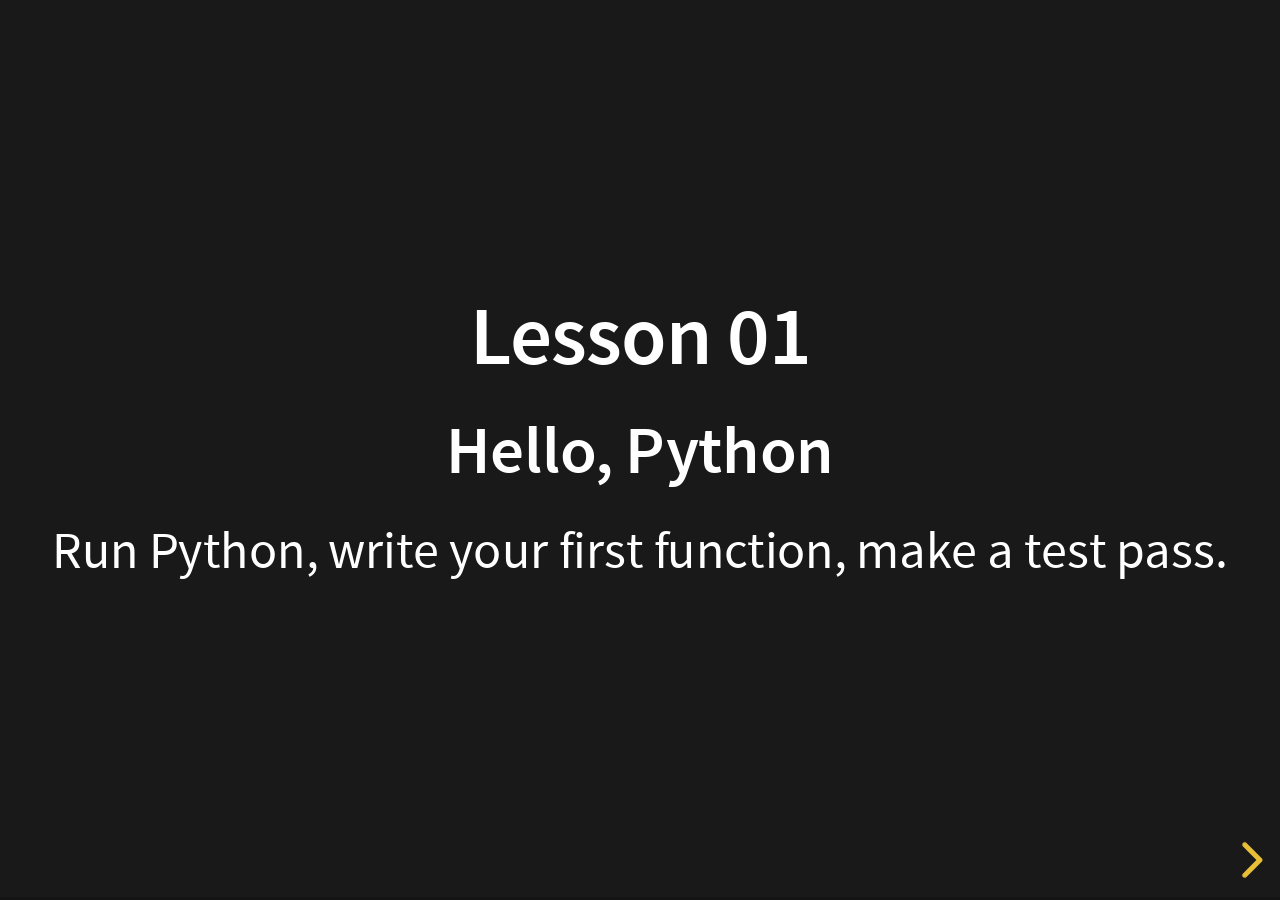
<file: lessons/01-hello/slides/index.html>
<!DOCTYPE html>
<html lang="en">
<head>
  <meta charset="utf-8">
  <meta name="viewport" content="width=device-width, initial-scale=1, maximum-scale=1">
  <title>Lesson 01 — Hello, Python</title>
  <link rel="stylesheet" href="/shared/reveal/dist/reveal.css">
  <link rel="stylesheet" href="/shared/reveal/theme/python-training.css">
  <link rel="stylesheet" href="/shared/reveal/plugin/highlight/monokai.css">
</head>
<body>
  <div class="reveal">
    <div class="slides">
      <section data-markdown="slides.md"
               data-separator="^---$"
               data-separator-vertical="^--$"
               data-separator-notes="^Note:"></section>
    </div>
  </div>
  <script type="module">
    import Reveal from "/shared/reveal/dist/reveal.esm.js";
    import Markdown from "/shared/reveal/plugin/markdown/markdown.esm.js";
    import Highlight from "/shared/reveal/plugin/highlight/highlight.esm.js";
    import Notes from "/shared/reveal/plugin/notes/notes.esm.js";
    import Search from "/shared/reveal/plugin/search/search.esm.js";
    Reveal.initialize({
      hash: true,
      plugins: [Markdown, Highlight, Notes, Search]
    });
  </script>
</body>
</html>
</file>
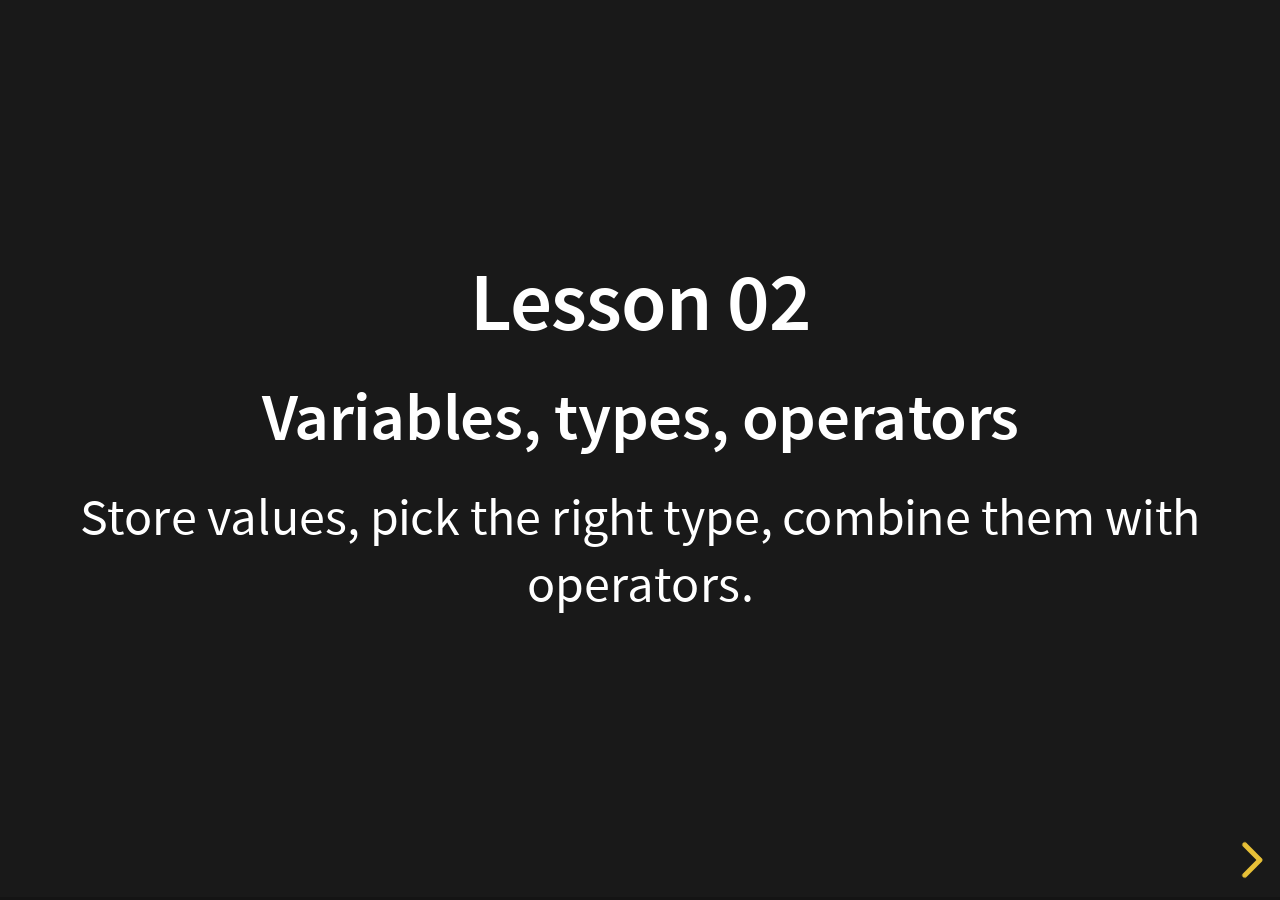
<file: lessons/02-variables/slides/index.html>
<!DOCTYPE html>
<html lang="en">
<head>
  <meta charset="utf-8">
  <meta name="viewport" content="width=device-width, initial-scale=1, maximum-scale=1">
  <title>Lesson 02 — Variables, types, operators</title>
  <link rel="stylesheet" href="/shared/reveal/dist/reveal.css">
  <link rel="stylesheet" href="/shared/reveal/theme/python-training.css">
  <link rel="stylesheet" href="/shared/reveal/plugin/highlight/monokai.css">
</head>
<body>
  <div class="reveal">
    <div class="slides">
      <section data-markdown="slides.md"
               data-separator="^---$"
               data-separator-vertical="^--$"
               data-separator-notes="^Note:"></section>
    </div>
  </div>
  <script type="module">
    import Reveal from "/shared/reveal/dist/reveal.esm.js";
    import Markdown from "/shared/reveal/plugin/markdown/markdown.esm.js";
    import Highlight from "/shared/reveal/plugin/highlight/highlight.esm.js";
    import Notes from "/shared/reveal/plugin/notes/notes.esm.js";
    import Search from "/shared/reveal/plugin/search/search.esm.js";
    Reveal.initialize({
      hash: true,
      plugins: [Markdown, Highlight, Notes, Search]
    });
  </script>
</body>
</html>
</file>
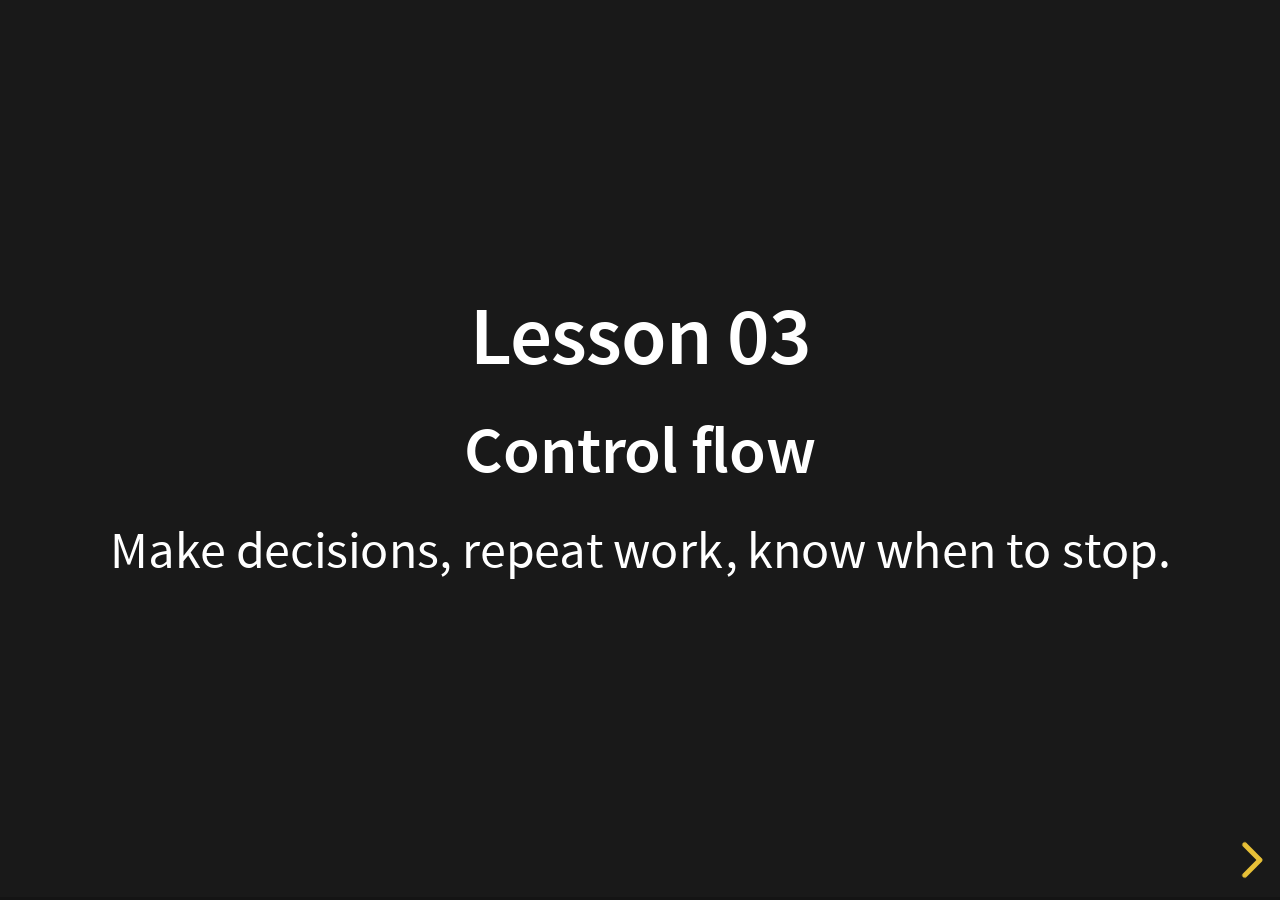
<file: lessons/03-control-flow/slides/index.html>
<!DOCTYPE html>
<html lang="en">
<head>
  <meta charset="utf-8">
  <meta name="viewport" content="width=device-width, initial-scale=1, maximum-scale=1">
  <title>Lesson 03 — Control flow</title>
  <link rel="stylesheet" href="/shared/reveal/dist/reveal.css">
  <link rel="stylesheet" href="/shared/reveal/theme/python-training.css">
  <link rel="stylesheet" href="/shared/reveal/plugin/highlight/monokai.css">
</head>
<body>
  <div class="reveal">
    <div class="slides">
      <section data-markdown="slides.md"
               data-separator="^---$"
               data-separator-vertical="^--$"
               data-separator-notes="^Note:"></section>
    </div>
  </div>
  <script type="module">
    import Reveal from "/shared/reveal/dist/reveal.esm.js";
    import Markdown from "/shared/reveal/plugin/markdown/markdown.esm.js";
    import Highlight from "/shared/reveal/plugin/highlight/highlight.esm.js";
    import Notes from "/shared/reveal/plugin/notes/notes.esm.js";
    import Search from "/shared/reveal/plugin/search/search.esm.js";
    Reveal.initialize({
      hash: true,
      plugins: [Markdown, Highlight, Notes, Search]
    });
  </script>
</body>
</html>
</file>
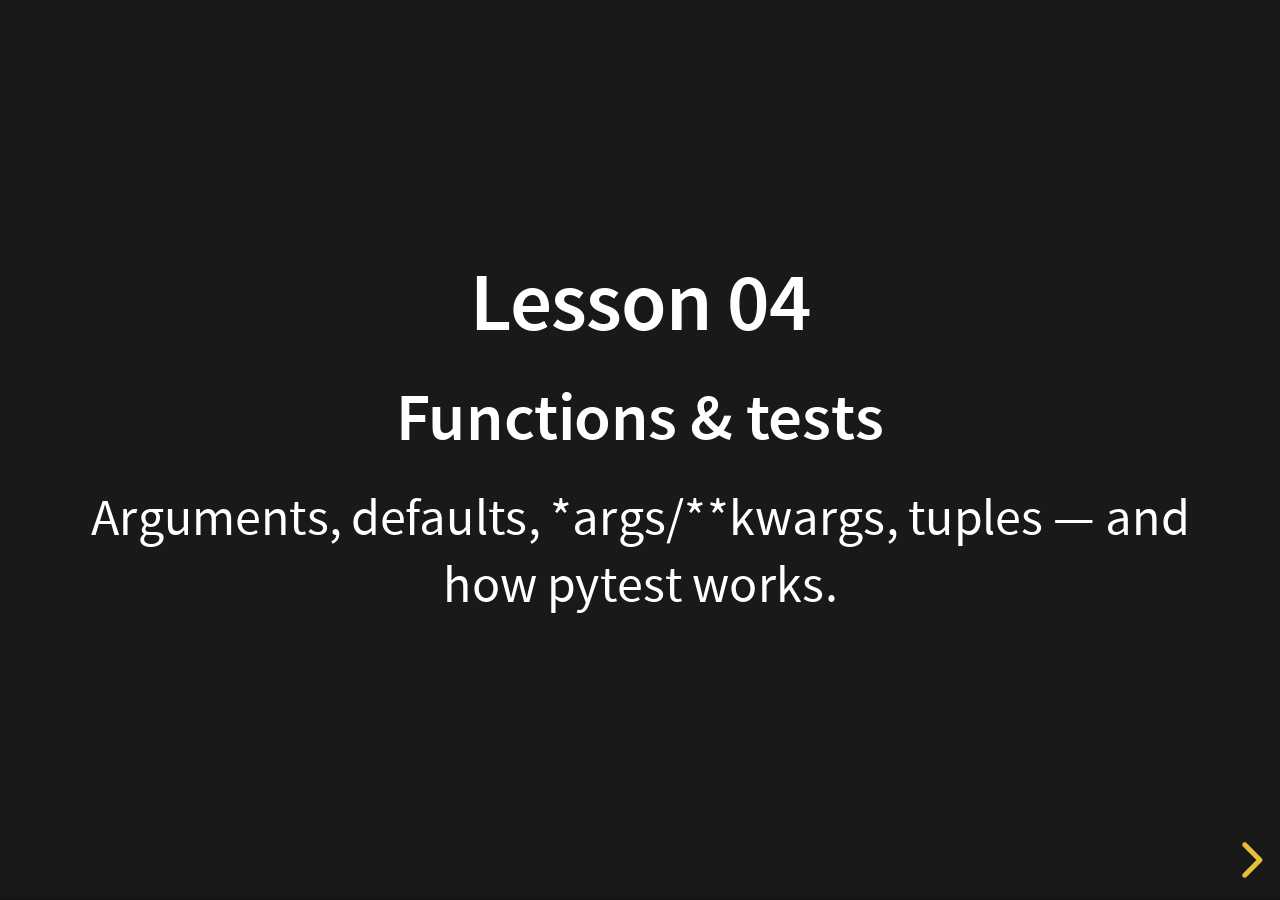
<file: lessons/04-functions/slides/index.html>
<!DOCTYPE html>
<html lang="en">
<head>
  <meta charset="utf-8">
  <meta name="viewport" content="width=device-width, initial-scale=1, maximum-scale=1">
  <title>Lesson 04 — Functions & tests</title>
  <link rel="stylesheet" href="/shared/reveal/dist/reveal.css">
  <link rel="stylesheet" href="/shared/reveal/theme/python-training.css">
  <link rel="stylesheet" href="/shared/reveal/plugin/highlight/monokai.css">
</head>
<body>
  <div class="reveal">
    <div class="slides">
      <section data-markdown="slides.md"
               data-separator="^---$"
               data-separator-vertical="^--$"
               data-separator-notes="^Note:"></section>
    </div>
  </div>
  <script type="module">
    import Reveal from "/shared/reveal/dist/reveal.esm.js";
    import Markdown from "/shared/reveal/plugin/markdown/markdown.esm.js";
    import Highlight from "/shared/reveal/plugin/highlight/highlight.esm.js";
    import Notes from "/shared/reveal/plugin/notes/notes.esm.js";
    import Search from "/shared/reveal/plugin/search/search.esm.js";
    Reveal.initialize({
      hash: true,
      plugins: [Markdown, Highlight, Notes, Search]
    });
  </script>
</body>
</html>
</file>
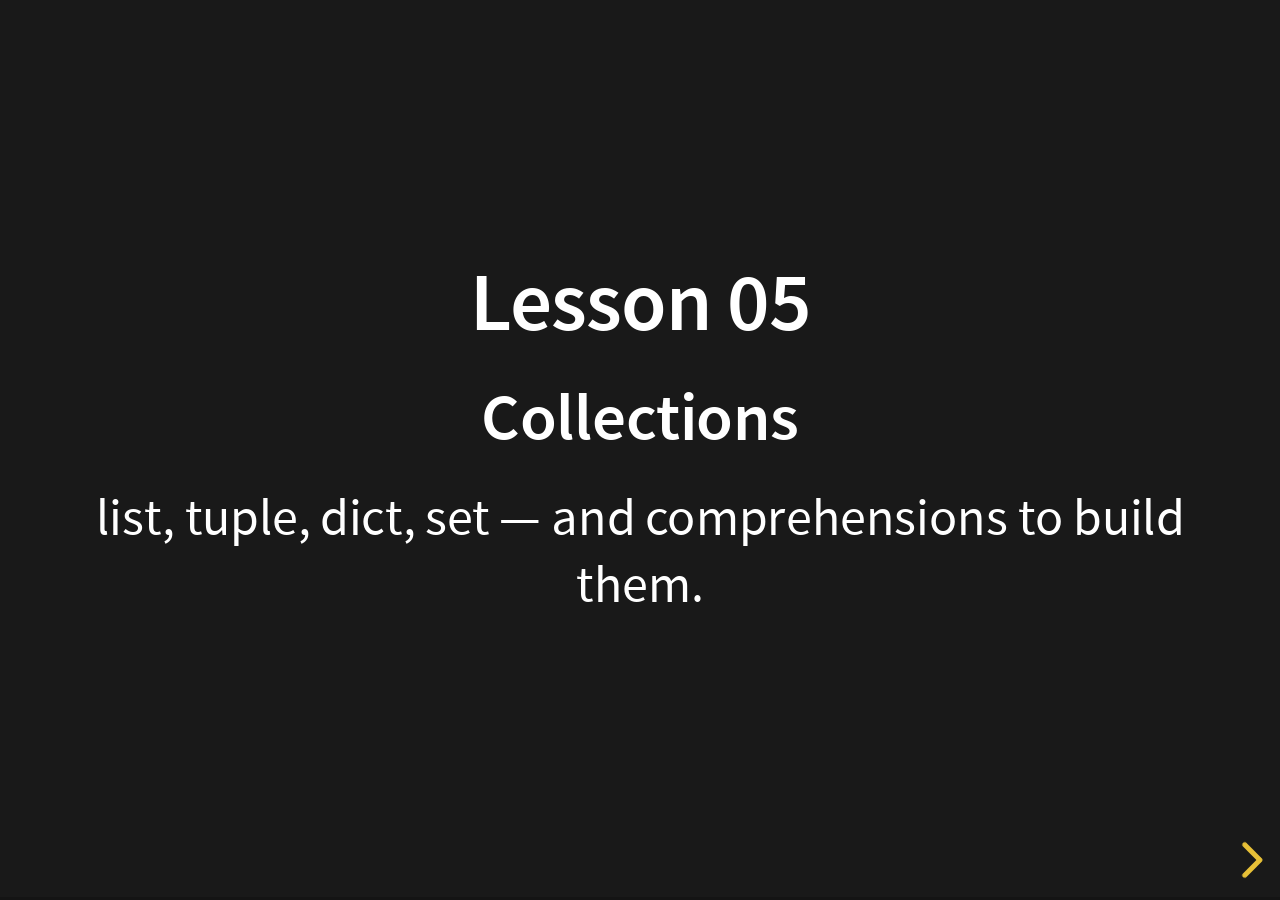
<file: lessons/05-collections/slides/index.html>
<!DOCTYPE html>
<html lang="en">
<head>
  <meta charset="utf-8">
  <meta name="viewport" content="width=device-width, initial-scale=1, maximum-scale=1">
  <title>Lesson 05 — Collections</title>
  <link rel="stylesheet" href="/shared/reveal/dist/reveal.css">
  <link rel="stylesheet" href="/shared/reveal/theme/python-training.css">
  <link rel="stylesheet" href="/shared/reveal/plugin/highlight/monokai.css">
</head>
<body>
  <div class="reveal">
    <div class="slides">
      <section data-markdown="slides.md"
               data-separator="^---$"
               data-separator-vertical="^--$"
               data-separator-notes="^Note:"></section>
    </div>
  </div>
  <script type="module">
    import Reveal from "/shared/reveal/dist/reveal.esm.js";
    import Markdown from "/shared/reveal/plugin/markdown/markdown.esm.js";
    import Highlight from "/shared/reveal/plugin/highlight/highlight.esm.js";
    import Notes from "/shared/reveal/plugin/notes/notes.esm.js";
    import Search from "/shared/reveal/plugin/search/search.esm.js";
    Reveal.initialize({
      hash: true,
      plugins: [Markdown, Highlight, Notes, Search]
    });
  </script>
</body>
</html>
</file>
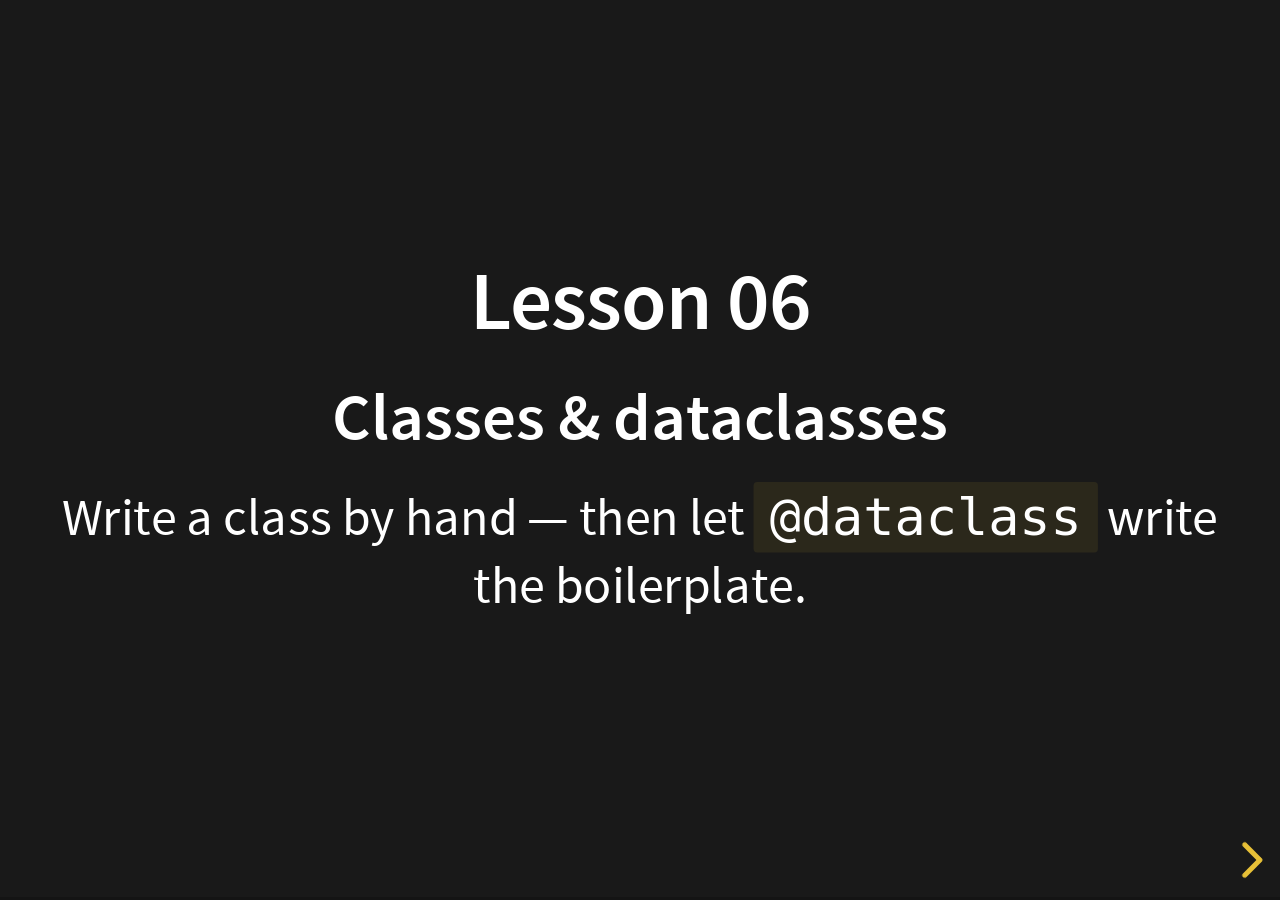
<file: lessons/06-classes/slides/index.html>
<!DOCTYPE html>
<html lang="en">
<head>
  <meta charset="utf-8">
  <meta name="viewport" content="width=device-width, initial-scale=1, maximum-scale=1">
  <title>Lesson 06 — Classes & dataclasses</title>
  <link rel="stylesheet" href="/shared/reveal/dist/reveal.css">
  <link rel="stylesheet" href="/shared/reveal/theme/python-training.css">
  <link rel="stylesheet" href="/shared/reveal/plugin/highlight/monokai.css">
</head>
<body>
  <div class="reveal">
    <div class="slides">
      <section data-markdown="slides.md"
               data-separator="^---$"
               data-separator-vertical="^--$"
               data-separator-notes="^Note:"></section>
    </div>
  </div>
  <script type="module">
    import Reveal from "/shared/reveal/dist/reveal.esm.js";
    import Markdown from "/shared/reveal/plugin/markdown/markdown.esm.js";
    import Highlight from "/shared/reveal/plugin/highlight/highlight.esm.js";
    import Notes from "/shared/reveal/plugin/notes/notes.esm.js";
    import Search from "/shared/reveal/plugin/search/search.esm.js";
    Reveal.initialize({
      hash: true,
      plugins: [Markdown, Highlight, Notes, Search]
    });
  </script>
</body>
</html>
</file>
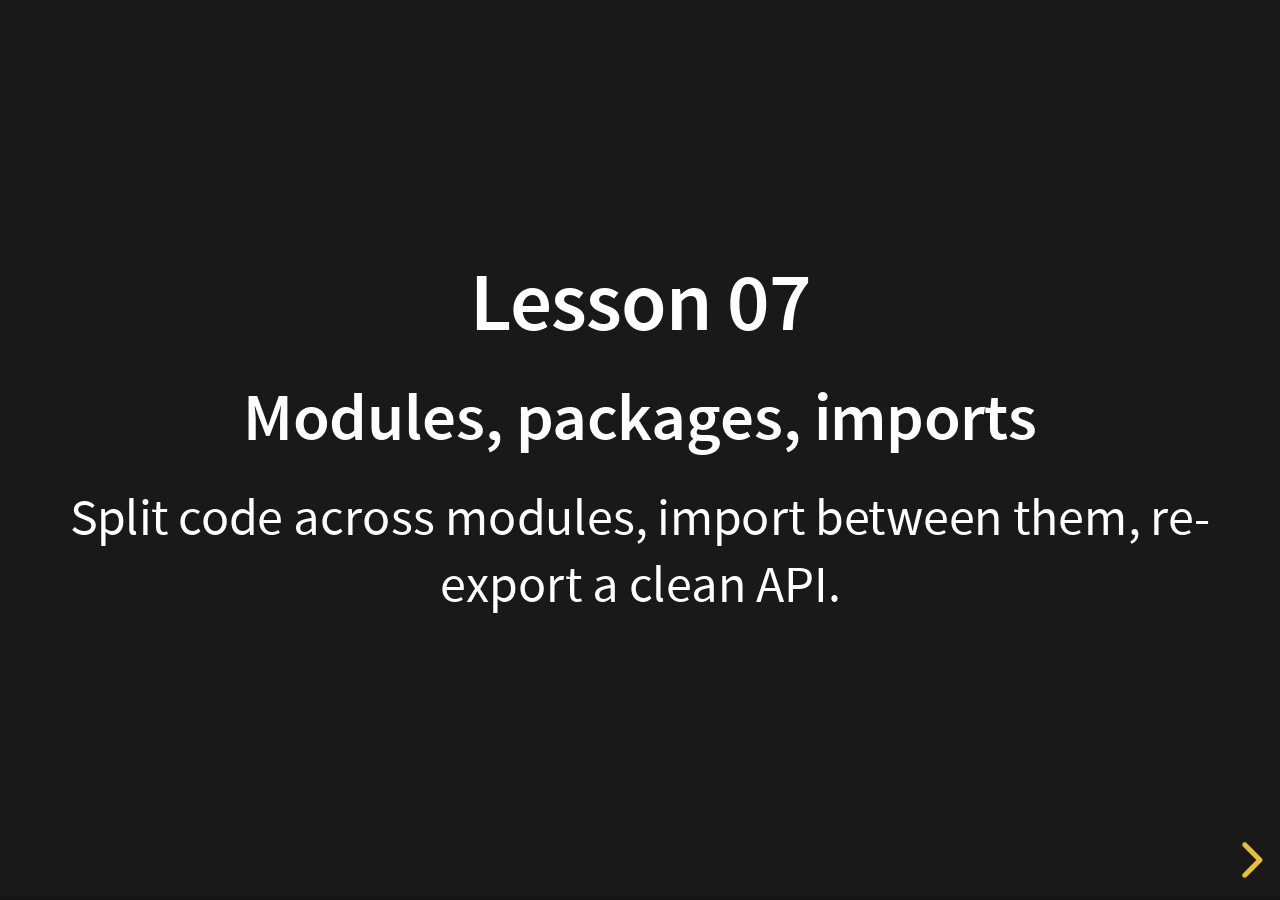
<file: lessons/07-modules/slides/index.html>
<!DOCTYPE html>
<html lang="en">
<head>
  <meta charset="utf-8">
  <meta name="viewport" content="width=device-width, initial-scale=1, maximum-scale=1">
  <title>Lesson 07 — Modules, packages, imports</title>
  <link rel="stylesheet" href="/shared/reveal/dist/reveal.css">
  <link rel="stylesheet" href="/shared/reveal/theme/python-training.css">
  <link rel="stylesheet" href="/shared/reveal/plugin/highlight/monokai.css">
</head>
<body>
  <div class="reveal">
    <div class="slides">
      <section data-markdown="slides.md"
               data-separator="^---$"
               data-separator-vertical="^--$"
               data-separator-notes="^Note:"></section>
    </div>
  </div>
  <script type="module">
    import Reveal from "/shared/reveal/dist/reveal.esm.js";
    import Markdown from "/shared/reveal/plugin/markdown/markdown.esm.js";
    import Highlight from "/shared/reveal/plugin/highlight/highlight.esm.js";
    import Notes from "/shared/reveal/plugin/notes/notes.esm.js";
    import Search from "/shared/reveal/plugin/search/search.esm.js";
    Reveal.initialize({
      hash: true,
      plugins: [Markdown, Highlight, Notes, Search]
    });
  </script>
</body>
</html>
</file>
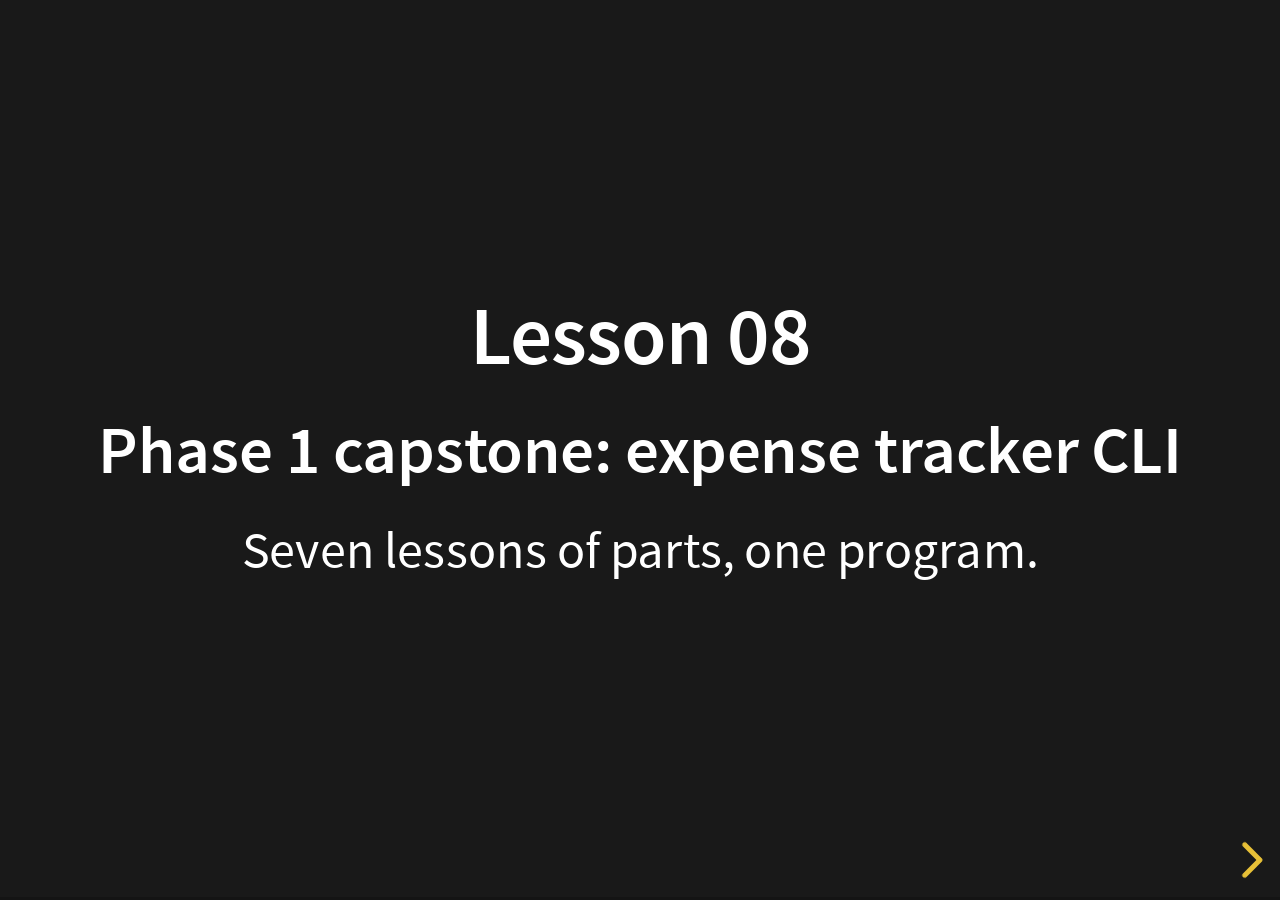
<file: lessons/08-capstone-cli/slides/index.html>
<!DOCTYPE html>
<html lang="en">
<head>
  <meta charset="utf-8">
  <meta name="viewport" content="width=device-width, initial-scale=1, maximum-scale=1">
  <title>Lesson 08 — Phase 1 capstone: expense tracker CLI</title>
  <link rel="stylesheet" href="/shared/reveal/dist/reveal.css">
  <link rel="stylesheet" href="/shared/reveal/theme/python-training.css">
  <link rel="stylesheet" href="/shared/reveal/plugin/highlight/monokai.css">
</head>
<body>
  <div class="reveal">
    <div class="slides">
      <section data-markdown="slides.md"
               data-separator="^---$"
               data-separator-vertical="^--$"
               data-separator-notes="^Note:"></section>
    </div>
  </div>
  <script type="module">
    import Reveal from "/shared/reveal/dist/reveal.esm.js";
    import Markdown from "/shared/reveal/plugin/markdown/markdown.esm.js";
    import Highlight from "/shared/reveal/plugin/highlight/highlight.esm.js";
    import Notes from "/shared/reveal/plugin/notes/notes.esm.js";
    import Search from "/shared/reveal/plugin/search/search.esm.js";
    Reveal.initialize({
      hash: true,
      plugins: [Markdown, Highlight, Notes, Search]
    });
  </script>
</body>
</html>
</file>
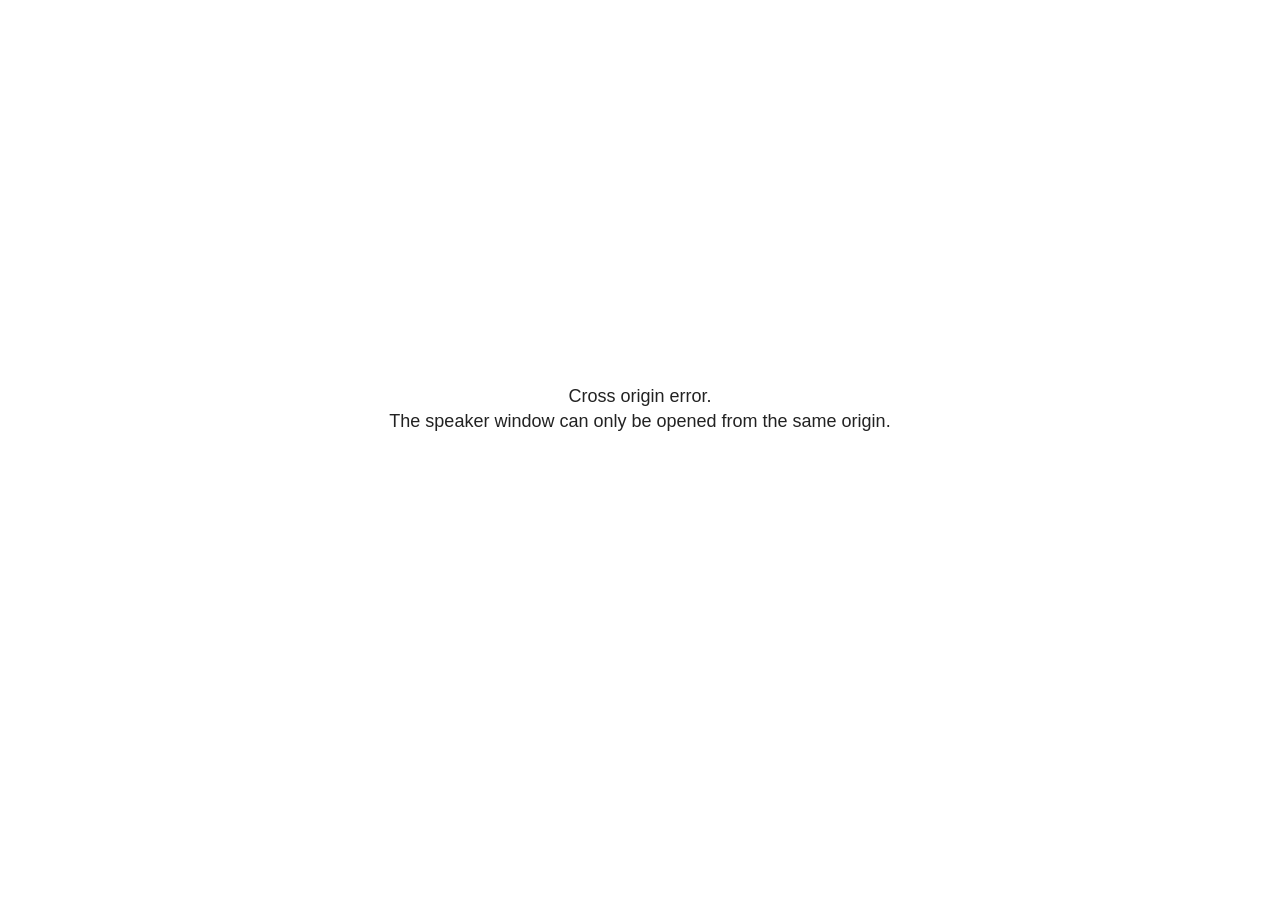
<file: shared/reveal/plugin/notes/speaker-view.html>
<!--
	NOTE: You need to build the notes plugin after making changes to this file.
-->
<html lang="en">
	<head>
		<meta charset="utf-8">

		<title>reveal.js - Speaker View</title>

		<style>
			body {
				font-family: Helvetica;
				font-size: 18px;
			}

			#current-slide,
			#upcoming-slide,
			#speaker-controls {
				padding: 6px;
				box-sizing: border-box;
				-moz-box-sizing: border-box;
			}

			#current-slide iframe,
			#upcoming-slide iframe {
				width: 100%;
				height: 100%;
				border: 1px solid #ddd;
			}

			#current-slide .label,
			#upcoming-slide .label {
				position: absolute;
				top: 10px;
				left: 10px;
				z-index: 2;
			}

			#connection-status {
				position: absolute;
				top: 0;
				left: 0;
				width: 100%;
				height: 100%;
				z-index: 20;
				padding: 30% 20% 20% 20%;
				font-size: 18px;
				color: #222;
				background: #fff;
				text-align: center;
				box-sizing: border-box;
				line-height: 1.4;
			}

			.overlay-element {
				height: 34px;
				line-height: 34px;
				padding: 0 10px;
				text-shadow: none;
				background: rgba( 220, 220, 220, 0.8 );
				color: #222;
				font-size: 14px;
			}

			.overlay-element.interactive:hover {
				background: rgba( 220, 220, 220, 1 );
			}

			#current-slide {
				position: absolute;
				width: 60%;
				height: 100%;
				top: 0;
				left: 0;
				padding-right: 0;
			}

			#upcoming-slide {
				position: absolute;
				width: 40%;
				height: 40%;
				right: 0;
				top: 0;
			}

			/* Speaker controls */
			#speaker-controls {
				position: absolute;
				top: 40%;
				right: 0;
				width: 40%;
				height: 60%;
				overflow: auto;
				font-size: 18px;
			}

				.speaker-controls-time.hidden,
				.speaker-controls-notes.hidden {
					display: none;
				}

				.speaker-controls-time .label,
				.speaker-controls-pace .label,
				.speaker-controls-notes .label {
					text-transform: uppercase;
					font-weight: normal;
					font-size: 0.66em;
					color: #666;
					margin: 0;
				}

				.speaker-controls-time, .speaker-controls-pace {
					border-bottom: 1px solid rgba( 200, 200, 200, 0.5 );
					margin-bottom: 10px;
					padding: 10px 16px;
					padding-bottom: 20px;
					cursor: pointer;
				}

				.speaker-controls-time .reset-button {
					opacity: 0;
					float: right;
					color: #666;
					text-decoration: none;
				}
				.speaker-controls-time:hover .reset-button {
					opacity: 1;
				}

				.speaker-controls-time .timer,
				.speaker-controls-time .clock {
					width: 50%;
				}

				.speaker-controls-time .timer,
				.speaker-controls-time .clock,
				.speaker-controls-time .pacing .hours-value,
				.speaker-controls-time .pacing .minutes-value,
				.speaker-controls-time .pacing .seconds-value {
					font-size: 1.9em;
				}

				.speaker-controls-time .timer {
					float: left;
				}

				.speaker-controls-time .clock {
					float: right;
					text-align: right;
				}

				.speaker-controls-time span.mute {
					opacity: 0.3;
				}

				.speaker-controls-time .pacing-title {
					margin-top: 5px;
				}

				.speaker-controls-time .pacing.ahead {
					color: blue;
				}

				.speaker-controls-time .pacing.on-track {
					color: green;
				}

				.speaker-controls-time .pacing.behind {
					color: red;
				}

				.speaker-controls-notes {
					padding: 10px 16px;
				}

				.speaker-controls-notes .value {
					margin-top: 5px;
					line-height: 1.4;
					font-size: 1.2em;
				}

			/* Layout selector */
			#speaker-layout {
				position: absolute;
				top: 10px;
				right: 10px;
				color: #222;
				z-index: 10;
			}
				#speaker-layout select {
					position: absolute;
					width: 100%;
					height: 100%;
					top: 0;
					left: 0;
					border: 0;
					box-shadow: 0;
					cursor: pointer;
					opacity: 0;

					font-size: 1em;
					background-color: transparent;

					-moz-appearance: none;
					-webkit-appearance: none;
					-webkit-tap-highlight-color: rgba(0, 0, 0, 0);
				}

				#speaker-layout select:focus {
					outline: none;
					box-shadow: none;
				}

			.clear {
				clear: both;
			}

			/* Speaker layout: Wide */
			body[data-speaker-layout="wide"] #current-slide,
			body[data-speaker-layout="wide"] #upcoming-slide {
				width: 50%;
				height: 45%;
				padding: 6px;
			}

			body[data-speaker-layout="wide"] #current-slide {
				top: 0;
				left: 0;
			}

			body[data-speaker-layout="wide"] #upcoming-slide {
				top: 0;
				left: 50%;
			}

			body[data-speaker-layout="wide"] #speaker-controls {
				top: 45%;
				left: 0;
				width: 100%;
				height: 50%;
				font-size: 1.25em;
			}

			/* Speaker layout: Tall */
			body[data-speaker-layout="tall"] #current-slide,
			body[data-speaker-layout="tall"] #upcoming-slide {
				width: 45%;
				height: 50%;
				padding: 6px;
			}

			body[data-speaker-layout="tall"] #current-slide {
				top: 0;
				left: 0;
			}

			body[data-speaker-layout="tall"] #upcoming-slide {
				top: 50%;
				left: 0;
			}

			body[data-speaker-layout="tall"] #speaker-controls {
				padding-top: 40px;
				top: 0;
				left: 45%;
				width: 55%;
				height: 100%;
				font-size: 1.25em;
			}

			/* Speaker layout: Notes only */
			body[data-speaker-layout="notes-only"] #current-slide,
			body[data-speaker-layout="notes-only"] #upcoming-slide {
				display: none;
			}

			body[data-speaker-layout="notes-only"] #speaker-controls {
				padding-top: 40px;
				top: 0;
				left: 0;
				width: 100%;
				height: 100%;
				font-size: 1.25em;
			}

			@media screen and (max-width: 1080px) {
				body[data-speaker-layout="default"] #speaker-controls {
					font-size: 16px;
				}
			}

			@media screen and (max-width: 900px) {
				body[data-speaker-layout="default"] #speaker-controls {
					font-size: 14px;
				}
			}

			@media screen and (max-width: 800px) {
				body[data-speaker-layout="default"] #speaker-controls {
					font-size: 12px;
				}
			}

		</style>
	</head>

	<body>

		<div id="connection-status">Loading speaker view...</div>

		<div id="current-slide"></div>
		<div id="upcoming-slide"><span class="overlay-element label">Upcoming</span></div>
		<div id="speaker-controls">
			<div class="speaker-controls-time">
				<h4 class="label">Time <span class="reset-button">Click to Reset</span></h4>
				<div class="clock">
					<span class="clock-value">0:00 AM</span>
				</div>
				<div class="timer">
					<span class="hours-value">00</span><span class="minutes-value">:00</span><span class="seconds-value">:00</span>
				</div>
				<div class="clear"></div>

				<h4 class="label pacing-title" style="display: none">Pacing – Time to finish current slide</h4>
				<div class="pacing" style="display: none">
					<span class="hours-value">00</span><span class="minutes-value">:00</span><span class="seconds-value">:00</span>
				</div>
			</div>

			<div class="speaker-controls-notes hidden">
				<h4 class="label">Notes</h4>
				<div class="value"></div>
			</div>
		</div>
		<div id="speaker-layout" class="overlay-element interactive">
			<span class="speaker-layout-label"></span>
			<select class="speaker-layout-dropdown"></select>
		</div>

		<script>

			(function() {

				var notes,
					notesValue,
					currentState,
					currentSlide,
					upcomingSlide,
					layoutLabel,
					layoutDropdown,
					pendingCalls = {},
					lastRevealApiCallId = 0,
					connected = false

				var connectionStatus = document.querySelector( '#connection-status' );

				var SPEAKER_LAYOUTS = {
					'default': 'Default',
					'wide': 'Wide',
					'tall': 'Tall',
					'notes-only': 'Notes only'
				};

				setupLayout();

				let openerOrigin;

				try {
					openerOrigin = window.opener.location.origin;
				}
				catch ( error ) { console.warn( error ) }

				// In order to prevent XSS, the speaker view will only run if its
				// opener has the same origin as itself
				if( window.location.origin !== openerOrigin ) {
					connectionStatus.innerHTML = 'Cross origin error.<br>The speaker window can only be opened from the same origin.';
					return;
				}

				var connectionTimeout = setTimeout( function() {
					connectionStatus.innerHTML = 'Error connecting to main window.<br>Please try closing and reopening the speaker view.';
				}, 5000 );

				window.addEventListener( 'message', function( event ) {

					// Validate the origin of all messages to avoid parsing messages
					// that aren't meant for us. Ignore when running off file:// so
					// that the speaker view continues to work without a web server.
					if( window.location.origin !== event.origin && window.location.origin !== 'file://' ) {
						return
					}

					clearTimeout( connectionTimeout );
					connectionStatus.style.display = 'none';

					var data = JSON.parse( event.data );

					// The overview mode is only useful to the reveal.js instance
					// where navigation occurs so we don't sync it
					if( data.state ) delete data.state.overview;

					// Messages sent by the notes plugin inside of the main window
					if( data && data.namespace === 'reveal-notes' ) {
						if( data.type === 'connect' ) {
							handleConnectMessage( data );
						}
						else if( data.type === 'state' ) {
							handleStateMessage( data );
						}
						else if( data.type === 'return' ) {
							pendingCalls[data.callId](data.result);
							delete pendingCalls[data.callId];
						}
					}
					// Messages sent by the reveal.js inside of the current slide preview
					else if( data && data.namespace === 'reveal' ) {
						if( /ready/.test( data.eventName ) ) {
							// Send a message back to notify that the handshake is complete
							window.opener.postMessage( JSON.stringify({ namespace: 'reveal-notes', type: 'connected'} ), '*' );
						}
						else if( /slidechanged|fragmentshown|fragmenthidden|paused|resumed/.test( data.eventName ) && currentState !== JSON.stringify( data.state ) ) {

							dispatchStateToMainWindow( data.state );

						}
					}

				} );

				/**
				 * Updates the presentation in the main window to match the state
				 * of the presentation in the notes window.
				 */
				const dispatchStateToMainWindow = debounce(( state ) => {
					window.opener.postMessage( JSON.stringify({ method: 'setState', args: [ state ]} ), '*' );
				}, 500);

				/**
				 * Asynchronously calls the Reveal.js API of the main frame.
				 */
				function callRevealApi( methodName, methodArguments, callback ) {

					var callId = ++lastRevealApiCallId;
					pendingCalls[callId] = callback;
					window.opener.postMessage( JSON.stringify( {
						namespace: 'reveal-notes',
						type: 'call',
						callId: callId,
						methodName: methodName,
						arguments: methodArguments
					} ), '*' );

				}

				/**
				 * Called when the main window is trying to establish a
				 * connection.
				 */
				function handleConnectMessage( data ) {

					if( connected === false ) {
						connected = true;

						setupIframes( data );
						setupKeyboard();
						setupNotes();
						setupTimer();
						setupHeartbeat();
					}

				}

				/**
				 * Called when the main window sends an updated state.
				 */
				function handleStateMessage( data ) {

					// Store the most recently set state to avoid circular loops
					// applying the same state
					currentState = JSON.stringify( data.state );

					// No need for updating the notes in case of fragment changes
					if ( data.notes ) {
						notes.classList.remove( 'hidden' );
						notesValue.style.whiteSpace = data.whitespace;
						if( data.markdown ) {
							notesValue.innerHTML = marked( data.notes );
						}
						else {
							notesValue.innerHTML = data.notes;
						}
					}
					else {
						notes.classList.add( 'hidden' );
					}

					// Update the note slides
					currentSlide.contentWindow.postMessage( JSON.stringify({ method: 'setState', args: [ data.state ] }), '*' );
					upcomingSlide.contentWindow.postMessage( JSON.stringify({ method: 'setState', args: [ data.state ] }), '*' );
					upcomingSlide.contentWindow.postMessage( JSON.stringify({ method: 'next' }), '*' );

				}

				// Limit to max one state update per X ms
				handleStateMessage = debounce( handleStateMessage, 200 );

				/**
				 * Forward keyboard events to the current slide window.
				 * This enables keyboard events to work even if focus
				 * isn't set on the current slide iframe.
				 *
				 * Block F5 default handling, it reloads and disconnects
				 * the speaker notes window.
				 */
				function setupKeyboard() {

					document.addEventListener( 'keydown', function( event ) {
						if( event.keyCode === 116 || ( event.metaKey && event.keyCode === 82 ) ) {
							event.preventDefault();
							return false;
						}
						currentSlide.contentWindow.postMessage( JSON.stringify({ method: 'triggerKey', args: [ event.keyCode ] }), '*' );
					} );

				}

				/**
				 * Creates the preview iframes.
				 */
				function setupIframes( data ) {

					var params = [
						'receiver',
						'progress=false',
						'history=false',
						'transition=none',
						'autoSlide=0',
						'backgroundTransition=none'
					].join( '&' );

					var urlSeparator = /\?/.test(data.url) ? '&' : '?';
					var hash = '#/' + data.state.indexh + '/' + data.state.indexv;
					var currentURL = data.url + urlSeparator + params + '&scrollActivationWidth=false&postMessageEvents=true' + hash;
					var upcomingURL = data.url + urlSeparator + params + '&scrollActivationWidth=false&controls=false' + hash;

					currentSlide = document.createElement( 'iframe' );
					currentSlide.setAttribute( 'width', 1280 );
					currentSlide.setAttribute( 'height', 1024 );
					currentSlide.setAttribute( 'src', currentURL );
					document.querySelector( '#current-slide' ).appendChild( currentSlide );

					upcomingSlide = document.createElement( 'iframe' );
					upcomingSlide.setAttribute( 'width', 640 );
					upcomingSlide.setAttribute( 'height', 512 );
					upcomingSlide.setAttribute( 'src', upcomingURL );
					document.querySelector( '#upcoming-slide' ).appendChild( upcomingSlide );

				}

				/**
				 * Setup the notes UI.
				 */
				function setupNotes() {

					notes = document.querySelector( '.speaker-controls-notes' );
					notesValue = document.querySelector( '.speaker-controls-notes .value' );

				}

				/**
				 * We send out a heartbeat at all times to ensure we can
				 * reconnect with the main presentation window after reloads.
				 */
				function setupHeartbeat() {

					setInterval( () => {
						window.opener.postMessage( JSON.stringify({ namespace: 'reveal-notes', type: 'heartbeat'} ), '*' );
					}, 1000 );

				}

				function getTimings( callback ) {

					callRevealApi( 'getSlidesAttributes', [], function ( slideAttributes ) {
						callRevealApi( 'getConfig', [], function ( config ) {
							var totalTime = config.totalTime;
							var minTimePerSlide = config.minimumTimePerSlide || 0;
							var defaultTiming = config.defaultTiming;
							if ((defaultTiming == null) && (totalTime == null)) {
								callback(null);
								return;
							}
							// Setting totalTime overrides defaultTiming
							if (totalTime) {
								defaultTiming = 0;
							}
							var timings = [];
							for ( var i in slideAttributes ) {
								var slide = slideAttributes[ i ];
								var timing = defaultTiming;
								if( slide.hasOwnProperty( 'data-timing' )) {
									var t = slide[ 'data-timing' ];
									timing = parseInt(t);
									if( isNaN(timing) ) {
										console.warn("Could not parse timing '" + t + "' of slide " + i + "; using default of " + defaultTiming);
										timing = defaultTiming;
									}
								}
								timings.push(timing);
							}
							if ( totalTime ) {
								// After we've allocated time to individual slides, we summarize it and
								// subtract it from the total time
								var remainingTime = totalTime - timings.reduce( function(a, b) { return a + b; }, 0 );
								// The remaining time is divided by the number of slides that have 0 seconds
								// allocated at the moment, giving the average time-per-slide on the remaining slides
								var remainingSlides = (timings.filter( function(x) { return x == 0 }) ).length
								var timePerSlide = Math.round( remainingTime / remainingSlides, 0 )
								// And now we replace every zero-value timing with that average
								timings = timings.map( function(x) { return (x==0 ? timePerSlide : x) } );
							}
							var slidesUnderMinimum = timings.filter( function(x) { return (x < minTimePerSlide) } ).length
							if ( slidesUnderMinimum ) {
								message = "The pacing time for " + slidesUnderMinimum + " slide(s) is under the configured minimum of " + minTimePerSlide + " seconds. Check the data-timing attribute on individual slides, or consider increasing the totalTime or minimumTimePerSlide configuration options (or removing some slides).";
								alert(message);
							}
							callback( timings );
						} );
					} );

				}

				/**
				 * Return the number of seconds allocated for presenting
				 * all slides up to and including this one.
				 */
				function getTimeAllocated( timings, callback ) {

					callRevealApi( 'getSlidePastCount', [], function ( currentSlide ) {
						var allocated = 0;
						for (var i in timings.slice(0, currentSlide + 1)) {
							allocated += timings[i];
						}
						callback( allocated );
					} );

				}

				/**
				 * Create the timer and clock and start updating them
				 * at an interval.
				 */
				function setupTimer() {

					var start = new Date(),
					timeEl = document.querySelector( '.speaker-controls-time' ),
					clockEl = timeEl.querySelector( '.clock-value' ),
					hoursEl = timeEl.querySelector( '.hours-value' ),
					minutesEl = timeEl.querySelector( '.minutes-value' ),
					secondsEl = timeEl.querySelector( '.seconds-value' ),
					pacingTitleEl = timeEl.querySelector( '.pacing-title' ),
					pacingEl = timeEl.querySelector( '.pacing' ),
					pacingHoursEl = pacingEl.querySelector( '.hours-value' ),
					pacingMinutesEl = pacingEl.querySelector( '.minutes-value' ),
					pacingSecondsEl = pacingEl.querySelector( '.seconds-value' );

					var timings = null;
					getTimings( function ( _timings ) {

						timings = _timings;
						if (_timings !== null) {
							pacingTitleEl.style.removeProperty('display');
							pacingEl.style.removeProperty('display');
						}

						// Update once directly
						_updateTimer();

						// Then update every second
						setInterval( _updateTimer, 1000 );

					} );


					function _resetTimer() {

						if (timings == null) {
							start = new Date();
							_updateTimer();
						}
						else {
							// Reset timer to beginning of current slide
							getTimeAllocated( timings, function ( slideEndTimingSeconds ) {
								var slideEndTiming = slideEndTimingSeconds * 1000;
								callRevealApi( 'getSlidePastCount', [], function ( currentSlide ) {
									var currentSlideTiming = timings[currentSlide] * 1000;
									var previousSlidesTiming = slideEndTiming - currentSlideTiming;
									var now = new Date();
									start = new Date(now.getTime() - previousSlidesTiming);
									_updateTimer();
								} );
							} );
						}

					}

					timeEl.addEventListener( 'click', function() {
						_resetTimer();
						return false;
					} );

					function _displayTime( hrEl, minEl, secEl, time) {

						var sign = Math.sign(time) == -1 ? "-" : "";
						time = Math.abs(Math.round(time / 1000));
						var seconds = time % 60;
						var minutes = Math.floor( time / 60 ) % 60 ;
						var hours = Math.floor( time / ( 60 * 60 )) ;
						hrEl.innerHTML = sign + zeroPadInteger( hours );
						if (hours == 0) {
							hrEl.classList.add( 'mute' );
						}
						else {
							hrEl.classList.remove( 'mute' );
						}
						minEl.innerHTML = ':' + zeroPadInteger( minutes );
						if (hours == 0 && minutes == 0) {
							minEl.classList.add( 'mute' );
						}
						else {
							minEl.classList.remove( 'mute' );
						}
						secEl.innerHTML = ':' + zeroPadInteger( seconds );
					}

					function _updateTimer() {

						var diff, hours, minutes, seconds,
						now = new Date();

						diff = now.getTime() - start.getTime();

						clockEl.innerHTML = now.toLocaleTimeString( 'en-US', { hour12: true, hour: '2-digit', minute:'2-digit' } );
						_displayTime( hoursEl, minutesEl, secondsEl, diff );
						if (timings !== null) {
							_updatePacing(diff);
						}

					}

					function _updatePacing(diff) {

						getTimeAllocated( timings, function ( slideEndTimingSeconds ) {
							var slideEndTiming = slideEndTimingSeconds * 1000;

							callRevealApi( 'getSlidePastCount', [], function ( currentSlide ) {
								var currentSlideTiming = timings[currentSlide] * 1000;
								var timeLeftCurrentSlide = slideEndTiming - diff;
								if (timeLeftCurrentSlide < 0) {
									pacingEl.className = 'pacing behind';
								}
								else if (timeLeftCurrentSlide < currentSlideTiming) {
									pacingEl.className = 'pacing on-track';
								}
								else {
									pacingEl.className = 'pacing ahead';
								}
								_displayTime( pacingHoursEl, pacingMinutesEl, pacingSecondsEl, timeLeftCurrentSlide );
							} );
						} );
					}

				}

				/**
				 * Sets up the speaker view layout and layout selector.
				 */
				function setupLayout() {

					layoutDropdown = document.querySelector( '.speaker-layout-dropdown' );
					layoutLabel = document.querySelector( '.speaker-layout-label' );

					// Render the list of available layouts
					for( var id in SPEAKER_LAYOUTS ) {
						var option = document.createElement( 'option' );
						option.setAttribute( 'value', id );
						option.textContent = SPEAKER_LAYOUTS[ id ];
						layoutDropdown.appendChild( option );
					}

					// Monitor the dropdown for changes
					layoutDropdown.addEventListener( 'change', function( event ) {

						setLayout( layoutDropdown.value );

					}, false );

					// Restore any currently persisted layout
					setLayout( getLayout() );

				}

				/**
				 * Sets a new speaker view layout. The layout is persisted
				 * in local storage.
				 */
				function setLayout( value ) {

					var title = SPEAKER_LAYOUTS[ value ];

					layoutLabel.innerHTML = 'Layout' + ( title ? ( ': ' + title ) : '' );
					layoutDropdown.value = value;

					document.body.setAttribute( 'data-speaker-layout', value );

					// Persist locally
					if( supportsLocalStorage() ) {
						window.localStorage.setItem( 'reveal-speaker-layout', value );
					}

				}

				/**
				 * Returns the ID of the most recently set speaker layout
				 * or our default layout if none has been set.
				 */
				function getLayout() {

					if( supportsLocalStorage() ) {
						var layout = window.localStorage.getItem( 'reveal-speaker-layout' );
						if( layout ) {
							return layout;
						}
					}

					// Default to the first record in the layouts hash
					for( var id in SPEAKER_LAYOUTS ) {
						return id;
					}

				}

				function supportsLocalStorage() {

					try {
						localStorage.setItem('test', 'test');
						localStorage.removeItem('test');
						return true;
					}
					catch( e ) {
						return false;
					}

				}

				function zeroPadInteger( num ) {

					var str = '00' + parseInt( num );
					return str.substring( str.length - 2 );

				}

				/**
				 * Limits the frequency at which a function can be called.
				 */
				function debounce( fn, ms ) {

					var lastTime = 0,
						timeout;

					return function() {

						var args = arguments;
						var context = this;

						clearTimeout( timeout );

						var timeSinceLastCall = Date.now() - lastTime;
						if( timeSinceLastCall > ms ) {
							fn.apply( context, args );
							lastTime = Date.now();
						}
						else {
							timeout = setTimeout( function() {
								fn.apply( context, args );
								lastTime = Date.now();
							}, ms - timeSinceLastCall );
						}

					}

				}

			})();

		</script>
	</body>
</html>
</file>
<file: shared/reveal/theme/python-training.css>
/*
 * python-training reveal.js theme — Python-branded dark
 *
 * Minimal baseline: imports the upstream `black` theme and overrides the
 * accent palette + code-block typography for readability during live coding.
 * Theme polish (custom fonts, slide patterns, code highlighting) is deferred
 * to a separate "theming overhaul" plan.
 */

@import url("../dist/theme/black.css");

:root {
  --python-blue: #3776AB;
  --python-yellow: #FFD43B;
}

.reveal {
  --r-link-color: var(--python-yellow);
  --r-link-color-hover: #FFFFFF;
  --r-selection-background-color: var(--python-yellow);
  --r-selection-color: #1A1A1A;
  --r-heading-color: #FFFFFF;
}

.reveal h1,
.reveal h2,
.reveal h3 {
  text-transform: none;
  letter-spacing: -0.01em;
}

.reveal pre {
  font-size: 0.7em;
  line-height: 1.4;
  box-shadow: none;
  border-left: 4px solid var(--python-yellow);
}

.reveal pre code {
  padding: 1em 1.2em;
  max-height: 600px;
}

.reveal code {
  background: rgba(255, 212, 59, 0.08);
  border-radius: 3px;
  padding: 0.1em 0.3em;
}
</file>
<file: shared/reveal/plugin/highlight/monokai.css>
/*
Monokai style - ported by Luigi Maselli - http://grigio.org
*/

.hljs {
  display: block;
  overflow-x: auto;
  padding: 0.5em;
  background: #272822;
  color: #ddd;
}

.hljs-tag,
.hljs-keyword,
.hljs-selector-tag,
.hljs-literal,
.hljs-strong,
.hljs-name {
  color: #f92672;
}

.hljs-code {
  color: #66d9ef;
}

.hljs-class .hljs-title {
  color: white;
}

.hljs-attribute,
.hljs-symbol,
.hljs-regexp,
.hljs-link {
  color: #bf79db;
}

.hljs-string,
.hljs-bullet,
.hljs-subst,
.hljs-title,
.hljs-section,
.hljs-emphasis,
.hljs-type,
.hljs-built_in,
.hljs-builtin-name,
.hljs-selector-attr,
.hljs-selector-pseudo,
.hljs-addition,
.hljs-variable,
.hljs-template-tag,
.hljs-template-variable {
  color: #a6e22e;
}

.hljs-comment,
.hljs-quote,
.hljs-deletion,
.hljs-meta {
  color: #75715e;
}

.hljs-keyword,
.hljs-selector-tag,
.hljs-literal,
.hljs-doctag,
.hljs-title,
.hljs-section,
.hljs-type,
.hljs-selector-id {
  font-weight: bold;
}
</file>
